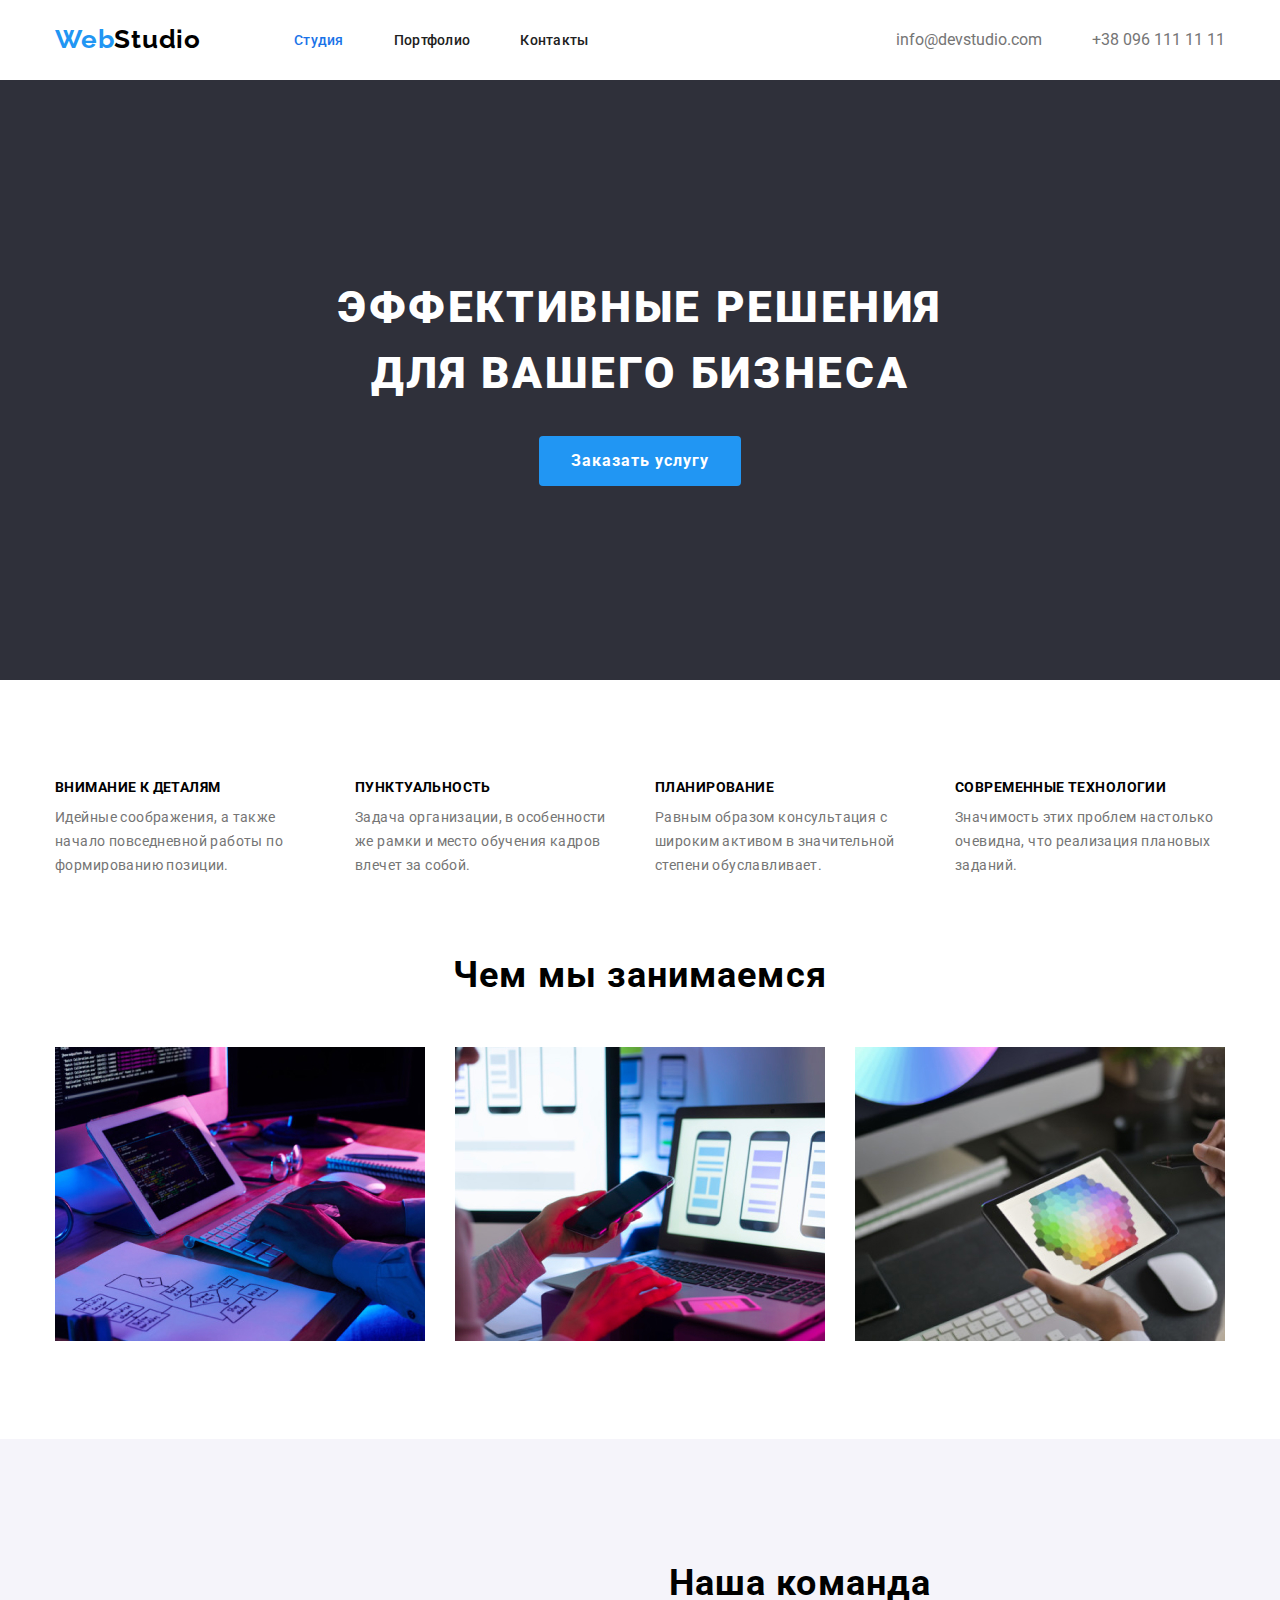
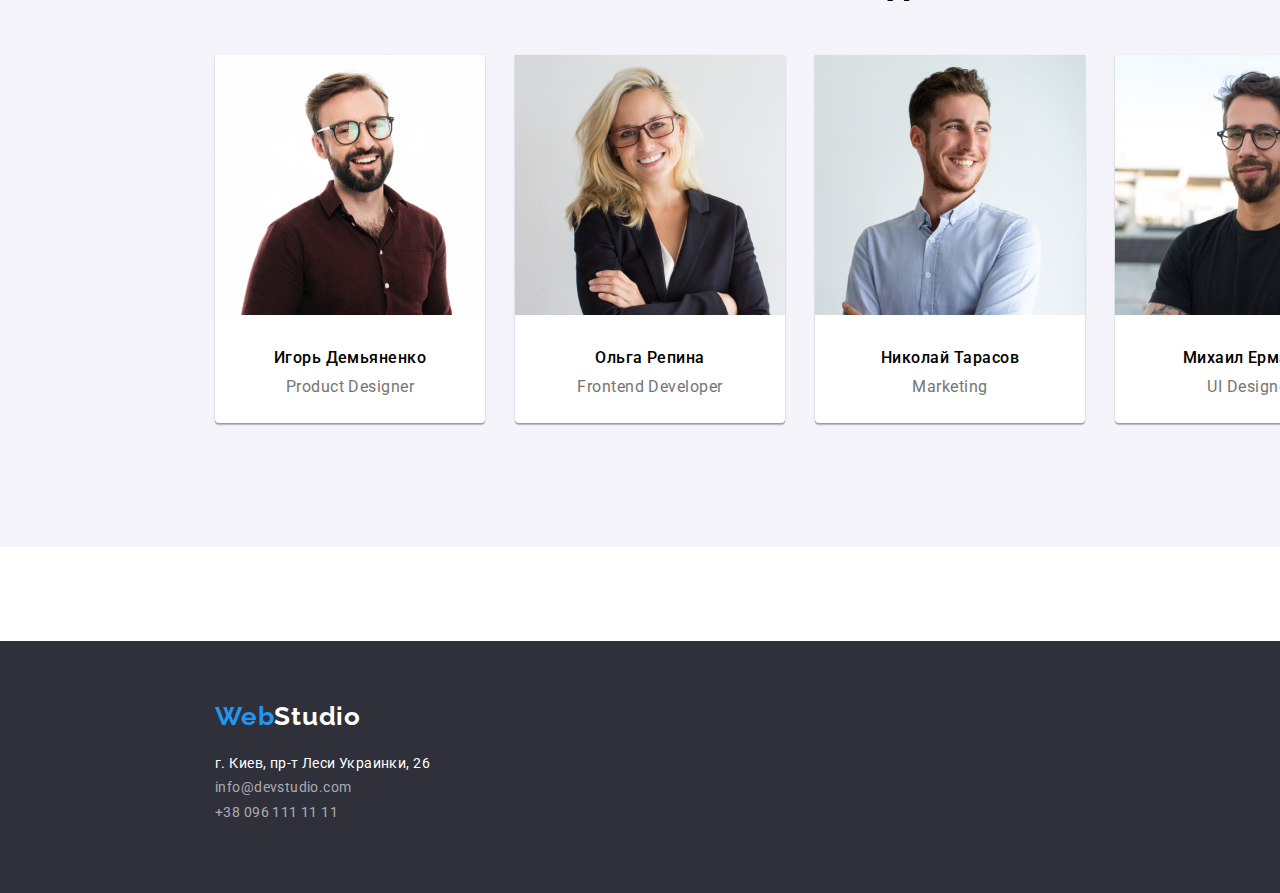
<file: index.html>
<!DOCTYPE html>
<html lang="ru">
<head>
    <meta charset="UTF-8">
    <meta name="viewport" content="width=device-width, initial-scale=1.0">
    <title>Document</title>
    <link rel="preconnect" href="https://fonts.gstatic.com">
    <link href="https://fonts.googleapis.com/css2?family=Raleway:wght@700&family=Roboto:wght@400;500;700;900&display=swap" rel="stylesheet">
    <link rel="stylesheet" href="https://cdnjs.cloudflare.com/ajax/libs/modern-normalize/1.0.0/modern-normalize.min.css">
    <link rel="stylesheet" type="text/css" href="./css/styles.css">
</head>
<body>
    <div class="container">
        <header>
            <nav class="main-nav">
                <a class="website-logo" href=""><span>Web</span>Studio</a>
                <ul class="pagination">
                    <li class="item" id="portfolio-studio"><a href="index.html">Студия</a></li>
                    <li class="item"><a href="portfolio.html">Портфолио</a></li>
                    <li class="item"><a href="#contacts">Контакты</a></li>
                </ul>
                <ul class="aside">
                    <li class="item"><a href="mailto:info@devstudio.com">info@devstudio.com</a></li>
                    <li class="item"><a href="tel:+380961111111">+38 096 111 11 11</a></li>
                </ul>
            </nav>
        </header>
    </div>
<main>
    <section class="hero">
        <h1>Эффективные решения<br> для вашего бизнеса</h1>
        <button>Заказать услугу</button>
    </section>
    <div class="container">
        <section class="about">
            <!--<h2></h2>-->
                <ul class="skills">
                     <li>
                        <h3>Внимание к деталям</h3>
                        <p>Идейные соображения, а также начало повседневной работы по формированию позиции.</p>
                    </li>
                </ul>
                <ul class="skills">
            <li>
                <h3>Пунктуальность</h3>
                <p>Задача организации, в особенности же рамки и место обучения кадров влечет за собой.</p>
            </li>
                </ul>
                <ul class="skills">
            <li>
                <h3>Планирование</h3>
                <p>Равным образом консультация с широким активом в значительной степени обуславливает.</p>
            </li>
                </ul>
                <ul class="skills">
            <li>
                <h3>Современные технологии</h3>
                <p>Значимость этих проблем настолько очевидна, что реализация плановых заданий.</p>
            </li>
                </ul>
        </section>
        <section class="activity">
            <h2>Чем мы занимаемся</h2>
             <ul class="activity-main">
                <li><img src="./img/box1.jpg" alt="box-1" width="370"></li>
                <li><img src="./img/box2.jpg" alt="box-2" width="370"></li>
                <li><img src="./img/box3.jpg" alt="box-3" width="370"></li>
            </ul>
        </section>
    </div>
    <section class="command-all">
        <h2>Наша команда</h2>
            <div class="command">
                <ul class="member">
    <li><img src="./img/img.jpg" alt="Игорь Демьяненко" width="270"></li>
    <li><p>Игорь Демьяненко</p></li>
    <li><p class="profession">Product Designer</p></li>
                </ul>
                <ul class="member">
    <li><img src="./img/img1.jpg" alt="Ольга Репина" width="270"></li>
    <li><p>Ольга Репина</p></li>
    <li><p class="profession">Frontend Developer</p></li>
                </ul>
                <ul class="member">
    <li><img src="./img/img2.jpg" alt="Николай Тарасов" width="270"></li>
    <li><p>Николай Тарасов</p></li>
    <li><p class="profession">Marketing</p></li>
                </ul>
                <ul class="member">
    <li><img src="./img/img3.jpg" alt="Михаил Ермаков" width="270"></li>
    <li><p>Михаил Ермаков</p></li>
    <li><p class="profession">UI Designer</p></li>
                </ul>
            </div>  
    </section>
</main>
<footer>
    <div class="container">
        <nav class="nav-footer">
            <a class="website-footer-logo" href=""><span>Web</span>Studio</a>
             <ul class="aside-footer">
                    <li><p id="contacts">г. Киев, пр-т Леси Украинки, 26</p></li>
                    <li class="mailto-footer"><a href="mailto:info@devstudio.com">info@devstudio.com</a></li>
                    <li class="tel-footer"><a href="tel:+380961111111">+38 096 111 11 11</a></li>
                </ul>
        </nav>
</footer>
</body>
</html>
</file>
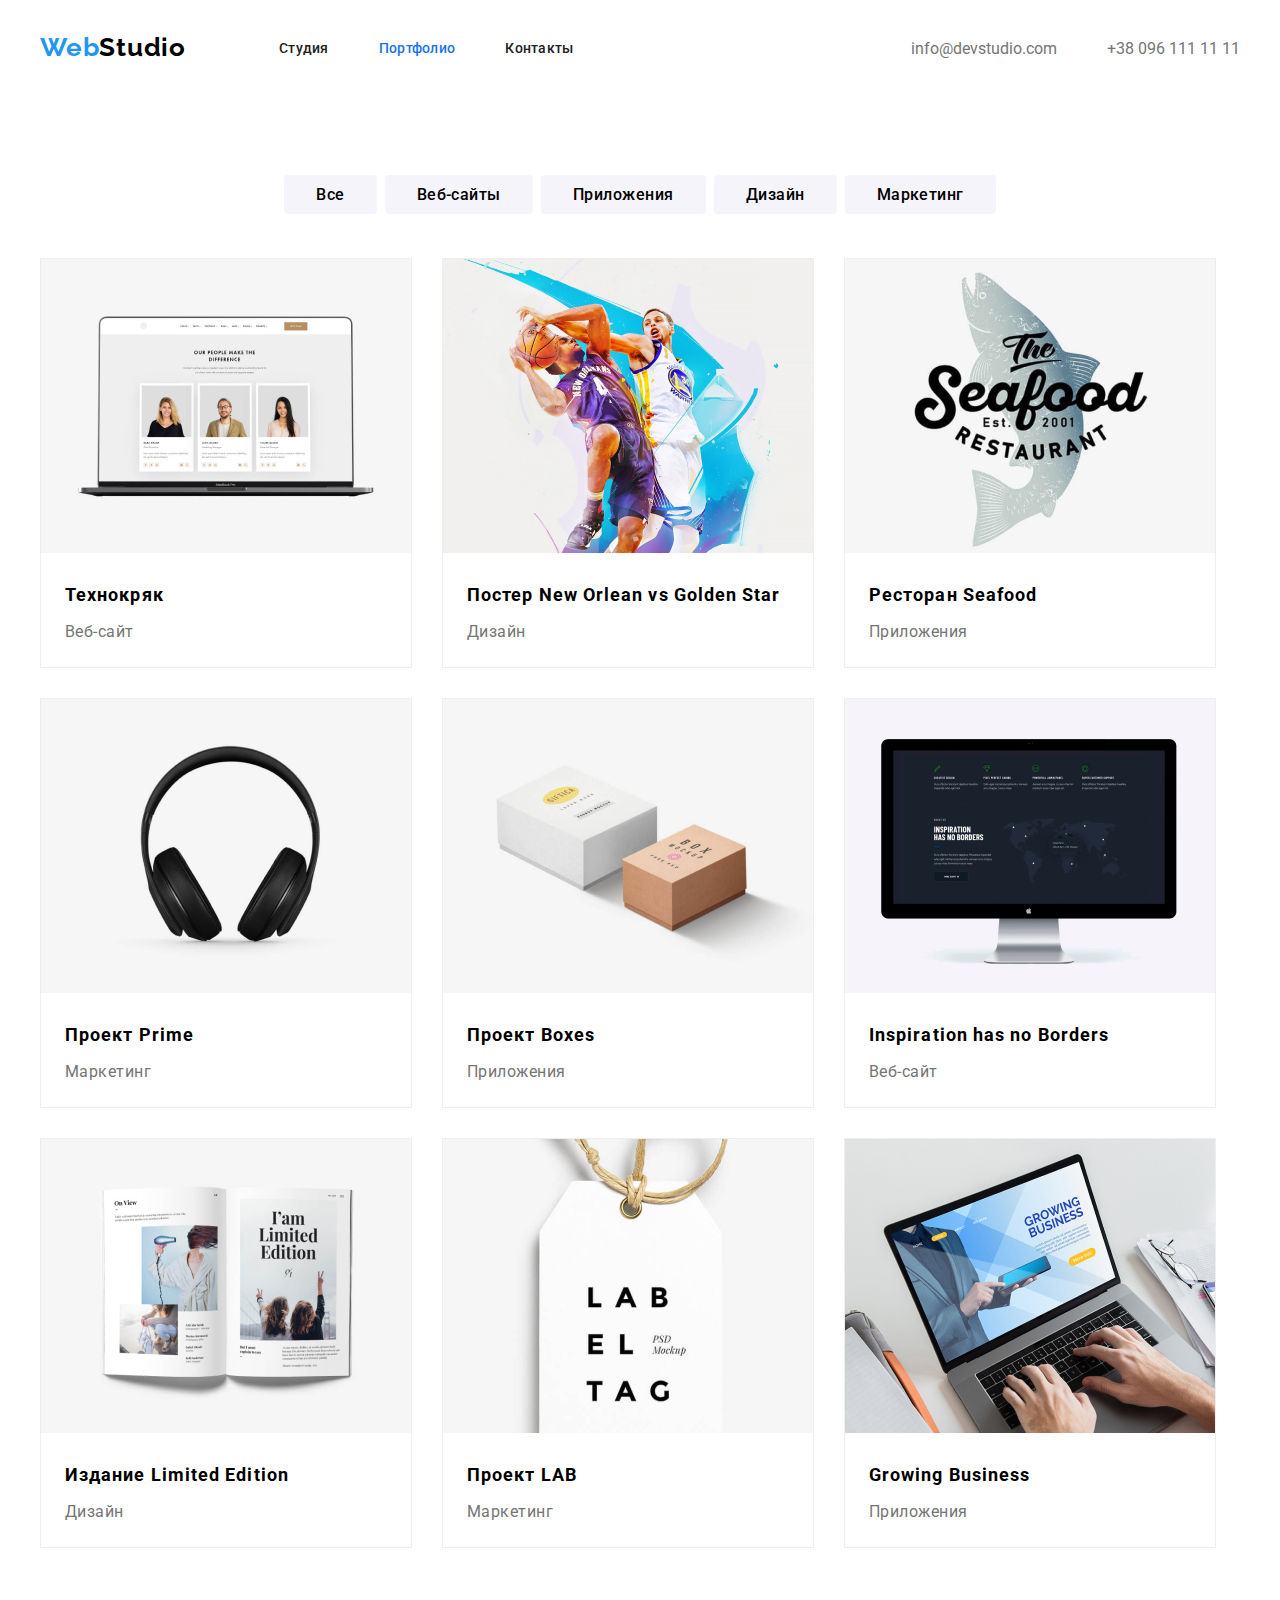
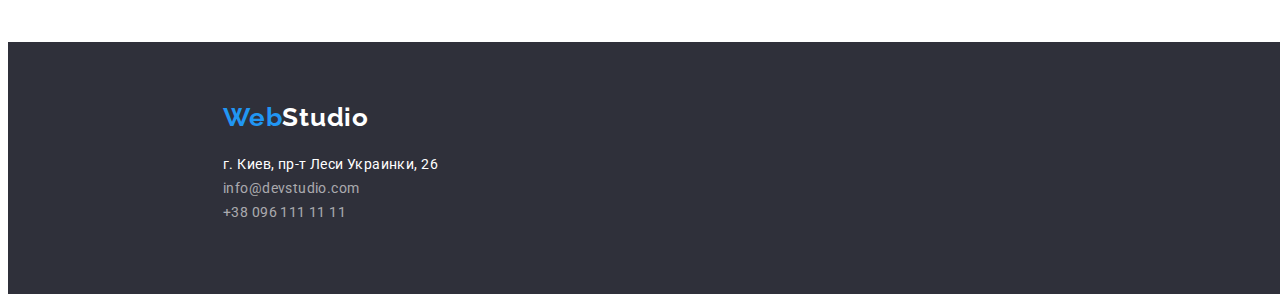
<file: portfolio.html>
<!DOCTYPE html>
<html lang="en">
<head>
    <meta charset="UTF-8">
    <meta name="viewport" content="width=device-width, initial-scale=1.0">
    <title>Document</title>
    <link rel="preconnect" href="https://fonts.gstatic.com">
    <link href="https://fonts.googleapis.com/css2?family=Raleway:wght@700&family=Roboto:wght@400;500;700;900&display=swap" rel="stylesheet">
    <link rel="stylesheet" type="text/css" href="./css/styles.css">
</head>
<body>
    <div class="container">
    <header>
        <nav class="main-nav">
            <a class="website-logo" href=""><span>Web</span>Studio</a>
            <ul class="pagination">
                <li class="item"><a href="index.html">Студия</a></li>
                <li class="item" id="portfolio-studio"><a href="portfolio.html">Портфолио</a></li>
                <li class="item"><a href="#contacts">Контакты</a></li>
            </ul>
            <ul class="aside">
                <li class="item"><a href="mailto:info@devstudio.com">info@devstudio.com</a></li>
                <li class="item"><a href="tel:+380961111111">+38 096 111 11 11</a></li>
            </ul>
        </nav>
    </header>
    <section>
        <nav>
            <ul class="link-all">
                <li class="link"><a href="">Все</a></li>
                <li class="link"><a href="">Веб-сайты</a></li>
                <li class="link"><a href="">Приложения</a></li>
                <li class="link"><a href="">Дизайн</a></li>
                <li class="link"><a href="">Маркетинг</a></li>
            </ul>
        </nav>
    </section>
    <section class="projects">
        <ul class="content">
            <li><img src="./img/Технокряк.jpg" alt="Технокряк" width="370"></li>
            <li><h4>Технокряк</h4></li>
            <li><p>Веб-сайт</p></li>
        </ul>
        <ul class="content">
            <li><img src="./img/ПостNewOrlean-vs-GoldenStar.jpg" alt="Постер New Orlean vs Golden Star" width="370"></li>
            <li><h4>Постер New Orlean vs Golden Star</h4></li>
            <li><p>Дизайн</p></li>
        </ul>
        <ul class="content">
            <li><img src="./img/Ресторан-Seafood.jpg" alt="Ресторан Seafood" width="370"></li>
            <li><h4>Ресторан Seafood</h4></li>
            <li><p>Приложения</p></li>
        </ul>
        <ul class="content">
            <li><img src="./img/Проект-Prime.jpg" alt="Проект Prime" width="370"></li>
            <li><h4>Проект Prime</h4></li>
            <li><p>Маркетинг</p></li>
        </ul>
        <ul class="content">
            <li><img src="./img/Проект-Boxes.jpg" alt="Проект Boxes" width="370"></li>
            <li><h4>Проект Boxes</h4></li>
            <li><p>Приложения</p></li>
        </ul>
        <ul class="content">
            <li><img src="./img/Inspiration-has-no-Borders.jpg" alt="Inspiration has no Borders" width="370"></li>
            <li><h4>Inspiration has no Borders</h4></li>
            <li><p>Веб-сайт</p></li>
        </ul>
        <ul class="content">
            <li><img src="./img/ИзданиеLimitedEdition.jpg" alt="Издание Limited Edition" width="370"></li>
            <li><h4>Издание Limited Edition</h4></li>
            <li><p>Дизайн</p></li>
        </ul>
        <ul class="content">
            <li><img src="./img/Проект-LAB.jpg" alt="Проект LAB" width="370"></li>
            <li><h4>Проект LAB</h4></li>
            <li><p>Маркетинг</p></li>
        </ul>
        <ul class="content">
            <li><img src="./img/GrowingBusiness.jpg" alt="Growing Business" width="370"></li>
            <li><h4>Growing Business</h4></li>
            <li><p>Приложения</p></li>
        </ul>
    </div>
    </section> 
    <footer>
        <div class="container">
            <nav class="nav-footer">
                <a class="website-footer-logo" href=""><span>Web</span>Studio</a>
                 <ul class="aside-footer">
                        <li><p id="contacts">г. Киев, пр-т Леси Украинки, 26</p></li>
                        <li class="mailto-footer"><a href="mailto:info@devstudio.com">info@devstudio.com</a></li>
                        <li class="tel-footer"><a href="tel:+380961111111">+38 096 111 11 11</a></li>
                    </ul>
            </nav>
    </footer>
</body>
</html>
</file>
<file: css/styles.css>
body {
    font-family: Roboto, sans-serif;
}

a {
    text-decoration: none;
}

#portfolio-studio  a {
    color: #1a73e8;
} 

ul{
    list-style-type: none;
    padding: 0px;
    margin-top: 0px;
    margin-bottom: 0px;
}
.container{
    width: 1200px;
    margin: auto;
    padding-left: 15px;
    padding-right: 15px;
}

.main-nav{
    display: flex;
    align-items: center;
}

.website-logo {
    color: #000000;
    font-family: Raleway;
    font-style: normal;
    font-weight: bold;
    font-size: 26px;
    line-height: 1.19px;
    letter-spacing: 0.03em;
}

.website-logo span {
    color: #2196F3;
}



.pagination{
    display: flex;
    margin-left: 93px;
    font-weight: 500;
    font-size: 14px;
    line-height: 1.14;
    letter-spacing: 0.02em;
}
/*.pagination .item:last-child{
margin-right: 0px;
}*/
.pagination .item + .item{
    margin-left: 50px;
}

.pagination a:hover{
    color:#2196F3;
}
.pagination a{
    color:#212121;
    display: block;
    padding-top: 32px;
    padding-bottom: 32px;

    font-family: Roboto;
    font-style: normal;
    font-weight: 500;
    font-size: 14px;
    line-height: 16px;
    letter-spacing: 0.02em;
}
.aside{
    display: flex;
    margin-left: auto;
}

.aside .item + .item{
    margin-left: 50px;
}
.aside a{
    color: #757575;
}
.aside a:hover{
    color:#2196F3;
}
.hero{
    flex-direction: column;
    display: flex;
    align-items: center;
    justify-content: center;
    text-align: center;
    margin: auto;
    margin-bottom: 80px;
    text-align: center;
    background-color: #2F303A;
    height: 600px;
    max-width: 1600px;
}

h1{
    margin-top: 0px;
    margin-bottom: 30px;
    color: #ffffff;
    font-weight: 900;
    font-size: 44px;
    line-height: 1.5;
    letter-spacing: 0.06em;
    text-transform: uppercase;

}

.hero button {
    background-color: #2196F3;
    color: #ffffff;
    padding: 10px 32px;
    border: none;
    border-radius: 4px;
    font-family: inherit;
    font-weight: bold;
    font-size: 16px;
    line-height: 1.87;
    letter-spacing: 0.06em;
}

h3 {
    margin-top: 0px;
    margin-bottom: 10px;
    margin-left: 0px;
    font-weight: bold;
    font-size: 14px;
    line-height: 1.14;
    letter-spacing: 0.03em;
    text-transform: uppercase;
}

.about{
    display: inline-flex;
    margin-top: 0px;
    margin-bottom: 94px;
}

.skills{
    height: 101px;
    width: 270px;
}


.about .skills + .skills{
    margin-left: 30px;
}

.about p{
    margin-top: 0px;
    margin-bottom: 0px;
    width: 270px;
    height: 75px;
    color: #757575;
    font-weight: normal;
    font-size: 14px;
    line-height: 1.7;
    letter-spacing: 0.03em;
}

h2{
    text-align: center;
    margin-top: 0px;
    margin-bottom: 50px;
    font-weight: bold;
    font-size: 36px;
    line-height: 1.16;
    letter-spacing: 0.03em;  
}

.activity {
    margin-bottom: 94px;
}

.activity-main{
    display: flex;
}

.activity-main li + li{
    margin-left: 30px;
}

.member {
    width: 270px;
    height: 368px;
    background-color: #ffffff;
    box-shadow: 0px 1px 3px rgba(0, 0, 0, 0.12), 0px 1px 1px rgba(0, 0, 0, 0.14), 0px 2px 1px rgba(0, 0, 0, 0.2);
    border-radius: 0px 0px 4px 4px;
}

.command-all{
    flex-direction: column;
    display: flex;
    justify-content: center;
    background-color: #F5F4FA;
    background-position: center;
    height: 708px;
    width: 1600px;
    margin: auto;
    margin-bottom: 94px;
    padding-right: 15px;
    padding-left: 15px;
}

.command-all img{
    margin-bottom: 30px;
}

.command-all p{
    margin-top: 0px;
    margin-bottom: 0px;
    font-weight: 500;
    font-size: 16px;
    line-height: 1.18;
    letter-spacing: 0.03em;
}

.command{
    display: flex;
    text-align: center;
    justify-content: center;
}

.command .member + .member{
    margin-left: 30px;
}

p.profession{
    margin-top: 10px; 
    color: #757575;
    font-style: normal;
    font-weight: 400;
    font-size: 16px;
    line-height: 1.18;
    letter-spacing: 0.03em;
}

footer{
    background-color: #2F303A;
    height: 252px;
    width: 1600px;
    margin: auto;
    padding-left: 15px;
    padding-right: 15px;
}

.nav-footer{
    display: inline-block;
}

.website-footer-logo {
    display: flex;
    margin-top: 60px;
    color: #ffffff;
    font-family: Raleway;
    font-style: normal;
    font-weight: bold;
    font-size: 26px;
    line-height: 1.19;
    letter-spacing: 0.03em;
}

.website-footer-logo span {
    color: #2196F3;
}

.aside-footer p{
    margin-top: 20px;
    margin-bottom: 0px;
    color: #ffffff;
    font-size: 14px;
    line-height: 1.71;
    letter-spacing: 0.03em;
}

.aside-footer a:hover{
    color:#2196F3;
}

.mailto-footer a{
    margin-top: 9px;
    font-size: 14px;
    line-height: 1.71;
    letter-spacing: 0.03em;
    color: rgba(255, 255, 255, 0.6);
}

.tel-footer a{
    margin-top: 9px;
    font-size: 14px;
    line-height: 24px;
    letter-spacing: 0.03em;
    color: rgba(255, 255, 255, 0.6);
}


/*portfolio*/


.link-all{
    display: flex;
    justify-content: center;
    margin-top: 94px;
    font-family: Roboto;
    font-style: normal;
    font-weight: 500;
    font-size: 16px;
    line-height: 1.62;
    letter-spacing: 0.03em;
}

.link a{
    background-color:  #F5F4FA;
    padding: 10px 32px;
    border: none;
    border-radius: 4px;
}

.link-all a:hover{
    background-color: #2196F3;
    color: #ffffff;
    padding: 10px 32px;
    border: none;
    border-radius: 4px;
}

.link-all .link + .link{
    margin-left: 8px;
}

.link-all a{
    color: black;
}

.projects{
    display: flex;
    flex-wrap: wrap;
    margin-top: 50px;
    margin-bottom: 94px;
}

.content {
    margin-right: 30px;
    margin-bottom: 30px;
    background: #FFFFFF;
    border: 1px solid #EEEEEE;
    box-sizing: border-box;
}


.content h4 {
    margin-top: 20px;
    margin-bottom: 4px;
    margin-left: 24px;
    font-weight: bold;
    font-size: 18px;
    line-height: 2;
    letter-spacing: 0.06em;
}

.content:nth-child(3n) {
    margin-right: 0px;
}

.content:nth-last-child(-n + 3) {
    margin-bottom: 0px;
}

.content p {
    color: #757575;
    margin-left: 24px;
    margin-top: 0px;
    margin-bottom: 20px;
    font-size: 16px;
    line-height: 1.87;
    letter-spacing: 0.03em;
}


h3 {
    margin-top: 20px;
}
</file>
